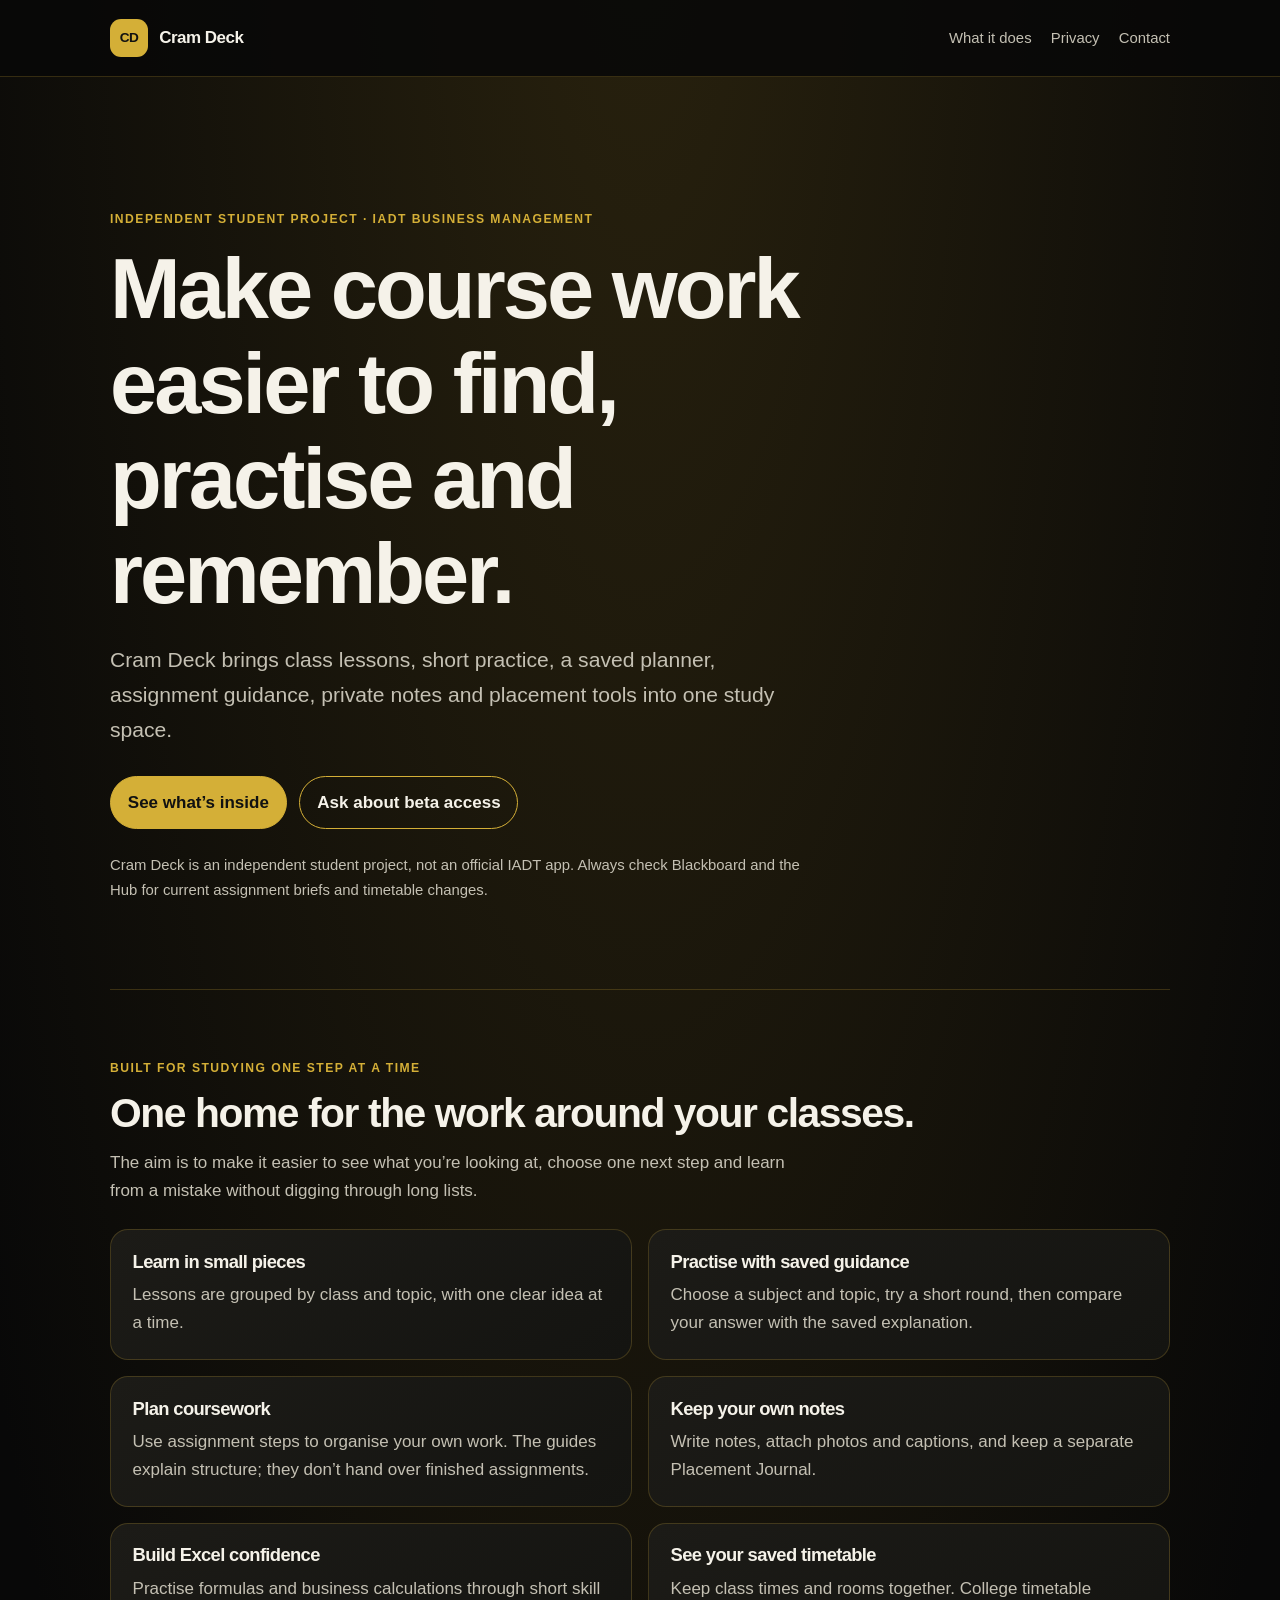
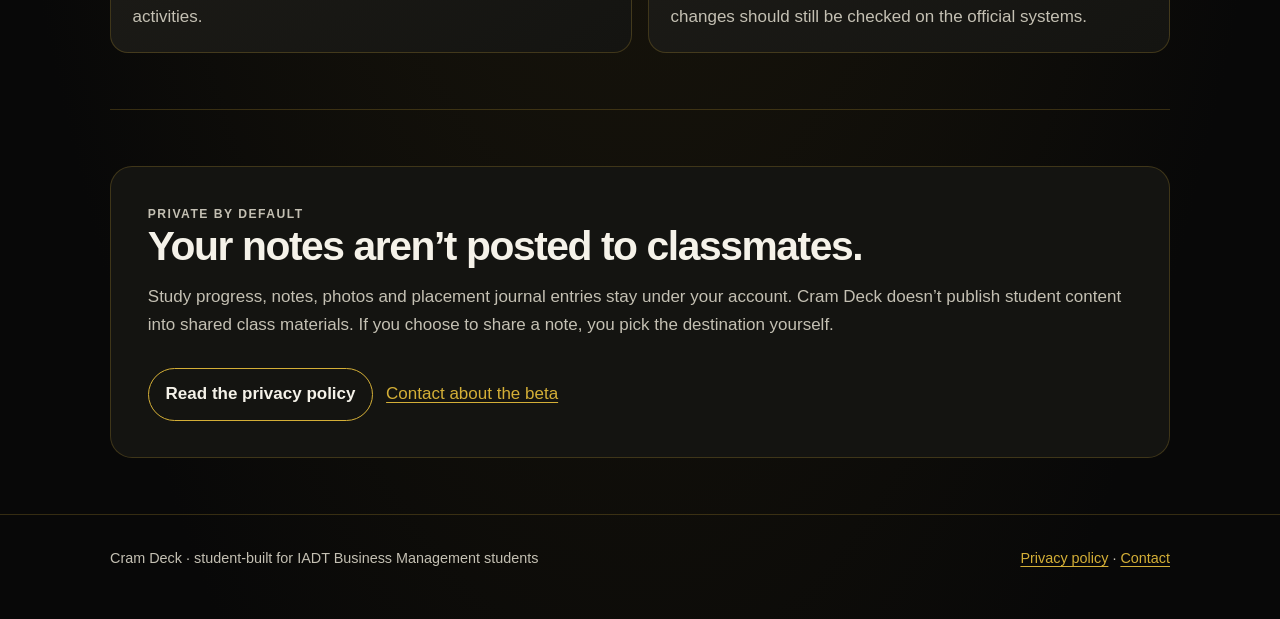
<file: index.html>
<!doctype html>
<html lang="en">
<head>
  <meta charset="utf-8">
  <meta name="viewport" content="width=device-width, initial-scale=1">
  <meta name="description" content="A private study space for IADT Business Management students: lessons, practice, planning, notes, placement and Excel skills.">
  <meta name="theme-color" content="#080808">
  <title>Cram Deck — a clearer place to study</title>
  <link rel="stylesheet" href="/style.css">
</head>
<body>
  <a class="skip" href="#main">Skip to content</a>
  <header class="site-header">
    <div class="wrap header-inner">
      <a class="brand" href="/" aria-label="Cram Deck home"><span class="brand-mark" aria-hidden="true">CD</span><span>Cram Deck</span></a>
      <nav aria-label="Main navigation"><a href="#features">What it does</a><a href="/privacy.html">Privacy</a><a href="mailto:n00210589@iadt.ie">Contact</a></nav>
    </div>
  </header>
  <main id="main" class="wrap">
    <section class="hero">
      <p class="eyebrow">Independent student project · IADT Business Management</p>
      <h1>Make course work easier to find, practise and remember.</h1>
      <p class="lead">Cram Deck brings class lessons, short practice, a saved planner, assignment guidance, private notes and placement tools into one study space.</p>
      <div class="actions"><a class="button" href="#features">See what’s inside</a><a class="button secondary" href="mailto:n00210589@iadt.ie?subject=Cram%20Deck%20beta">Ask about beta access</a></div>
      <p class="note">Cram Deck is an independent student project, not an official IADT app. Always check Blackboard and the Hub for current assignment briefs and timetable changes.</p>
    </section>

    <section id="features" class="section">
      <p class="eyebrow">Built for studying one step at a time</p>
      <h2>One home for the work around your classes.</h2>
      <p class="section-intro">The aim is to make it easier to see what you’re looking at, choose one next step and learn from a mistake without digging through long lists.</p>
      <div class="grid">
        <article class="card"><h3>Learn in small pieces</h3><p>Lessons are grouped by class and topic, with one clear idea at a time.</p></article>
        <article class="card"><h3>Practise with saved guidance</h3><p>Choose a subject and topic, try a short round, then compare your answer with the saved explanation.</p></article>
        <article class="card"><h3>Plan coursework</h3><p>Use assignment steps to organise your own work. The guides explain structure; they don’t hand over finished assignments.</p></article>
        <article class="card"><h3>Keep your own notes</h3><p>Write notes, attach photos and captions, and keep a separate Placement Journal.</p></article>
        <article class="card"><h3>Build Excel confidence</h3><p>Practise formulas and business calculations through short skill activities.</p></article>
        <article class="card"><h3>See your saved timetable</h3><p>Keep class times and rooms together. College timetable changes should still be checked on the official systems.</p></article>
      </div>
    </section>

    <section class="section">
      <div class="callout">
        <p class="eyebrow">Private by default</p>
        <h2>Your notes aren’t posted to classmates.</h2>
        <p>Study progress, notes, photos and placement journal entries stay under your account. Cram Deck doesn’t publish student content into shared class materials. If you choose to share a note, you pick the destination yourself.</p>
        <div class="actions"><a class="button secondary" href="/privacy.html">Read the privacy policy</a><a href="mailto:n00210589@iadt.ie?subject=Cram%20Deck%20beta">Contact about the beta</a></div>
      </div>
    </section>
  </main>
  <footer class="site-footer"><div class="wrap footer-inner"><span>Cram Deck · student-built for IADT Business Management students</span><span><a href="/privacy.html">Privacy policy</a> · <a href="mailto:n00210589@iadt.ie">Contact</a></span></div></footer>
</body>
</html>
</file>
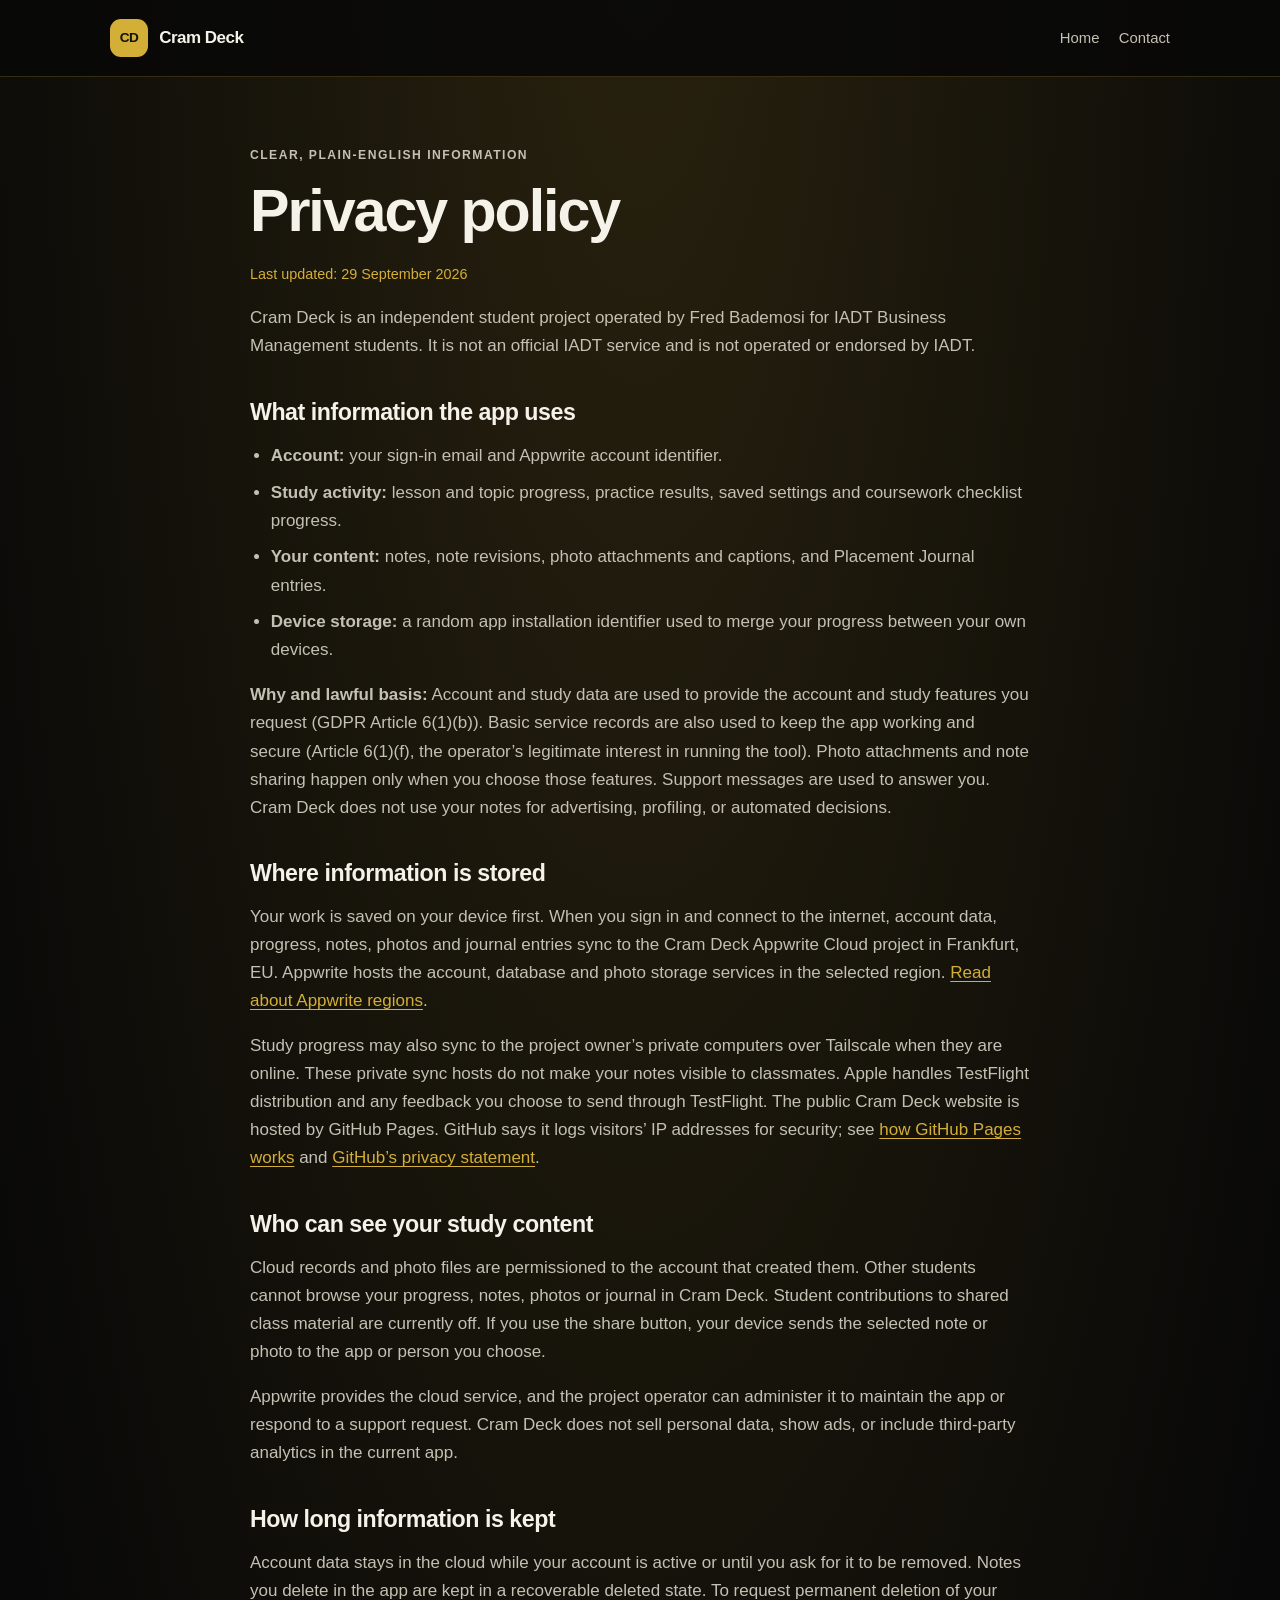
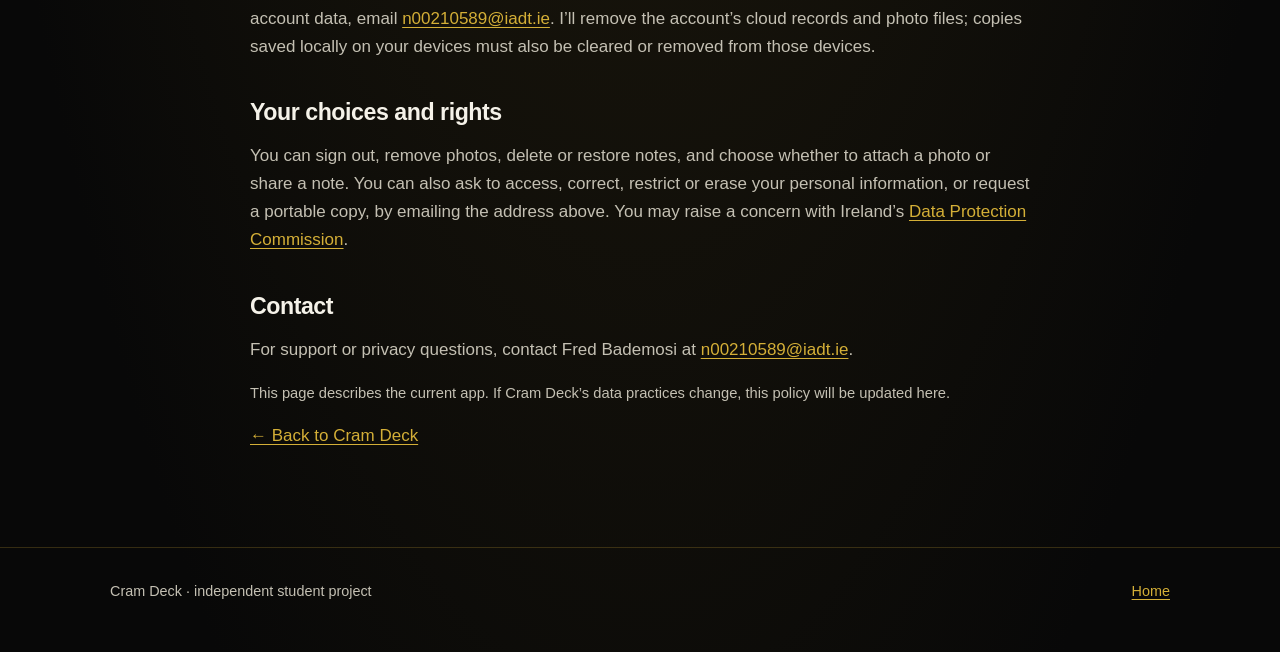
<file: privacy.html>
<!doctype html>
<html lang="en">
<head>
  <meta charset="utf-8">
  <meta name="viewport" content="width=device-width, initial-scale=1">
  <meta name="description" content="How Cram Deck handles account details, study progress, notes, photos and placement journal entries.">
  <meta name="theme-color" content="#080808">
  <title>Privacy policy — Cram Deck</title>
  <link rel="stylesheet" href="/style.css">
</head>
<body>
  <a class="skip" href="#main">Skip to content</a>
  <header class="site-header"><div class="wrap header-inner"><a class="brand" href="/" aria-label="Cram Deck home"><span class="brand-mark" aria-hidden="true">CD</span><span>Cram Deck</span></a><nav aria-label="Main navigation"><a href="/">Home</a><a href="mailto:n00210589@iadt.ie">Contact</a></nav></div></header>
  <main id="main" class="wrap policy">
    <p class="eyebrow">Clear, plain-English information</p>
    <h1>Privacy policy</h1>
    <p class="updated">Last updated: 29 September 2026</p>
    <p>Cram Deck is an independent student project operated by Fred Bademosi for IADT Business Management students. It is not an official IADT service and is not operated or endorsed by IADT.</p>

    <h2>What information the app uses</h2>
    <ul>
      <li><strong>Account:</strong> your sign-in email and Appwrite account identifier.</li>
      <li><strong>Study activity:</strong> lesson and topic progress, practice results, saved settings and coursework checklist progress.</li>
      <li><strong>Your content:</strong> notes, note revisions, photo attachments and captions, and Placement Journal entries.</li>
      <li><strong>Device storage:</strong> a random app installation identifier used to merge your progress between your own devices.</li>
    </ul>
    <p><strong>Why and lawful basis:</strong> Account and study data are used to provide the account and study features you request (GDPR Article 6(1)(b)). Basic service records are also used to keep the app working and secure (Article 6(1)(f), the operator’s legitimate interest in running the tool). Photo attachments and note sharing happen only when you choose those features. Support messages are used to answer you. Cram Deck does not use your notes for advertising, profiling, or automated decisions.</p>

    <h2>Where information is stored</h2>
    <p>Your work is saved on your device first. When you sign in and connect to the internet, account data, progress, notes, photos and journal entries sync to the Cram Deck Appwrite Cloud project in Frankfurt, EU. Appwrite hosts the account, database and photo storage services in the selected region. <a href="https://appwrite.io/docs/products/network/regions">Read about Appwrite regions</a>.</p>
    <p>Study progress may also sync to the project owner’s private computers over Tailscale when they are online. These private sync hosts do not make your notes visible to classmates. Apple handles TestFlight distribution and any feedback you choose to send through TestFlight. The public Cram Deck website is hosted by GitHub Pages. GitHub says it logs visitors’ IP addresses for security; see <a href="https://docs.github.com/en/pages/getting-started-with-github-pages/what-is-github-pages">how GitHub Pages works</a> and <a href="https://docs.github.com/en/site-policy/privacy-policies/github-general-privacy-statement">GitHub’s privacy statement</a>.</p>

    <h2>Who can see your study content</h2>
    <p>Cloud records and photo files are permissioned to the account that created them. Other students cannot browse your progress, notes, photos or journal in Cram Deck. Student contributions to shared class material are currently off. If you use the share button, your device sends the selected note or photo to the app or person you choose.</p>
    <p>Appwrite provides the cloud service, and the project operator can administer it to maintain the app or respond to a support request. Cram Deck does not sell personal data, show ads, or include third-party analytics in the current app.</p>

    <h2>How long information is kept</h2>
    <p>Account data stays in the cloud while your account is active or until you ask for it to be removed. Notes you delete in the app are kept in a recoverable deleted state. To request permanent deletion of your account data, email <a href="mailto:n00210589@iadt.ie?subject=Cram%20Deck%20data%20request">n00210589@iadt.ie</a>. I’ll remove the account’s cloud records and photo files; copies saved locally on your devices must also be cleared or removed from those devices.</p>

    <h2>Your choices and rights</h2>
    <p>You can sign out, remove photos, delete or restore notes, and choose whether to attach a photo or share a note. You can also ask to access, correct, restrict or erase your personal information, or request a portable copy, by emailing the address above. You may raise a concern with Ireland’s <a href="https://www.dataprotection.ie/en/individuals/rights-individuals-under-general-data-protection-regulation">Data Protection Commission</a>.</p>

    <h2>Contact</h2>
    <p>For support or privacy questions, contact Fred Bademosi at <a href="mailto:n00210589@iadt.ie">n00210589@iadt.ie</a>.</p>
    <p class="small">This page describes the current app. If Cram Deck’s data practices change, this policy will be updated here.</p>
    <p><a href="/">← Back to Cram Deck</a></p>
  </main>
  <footer class="site-footer"><div class="wrap footer-inner"><span>Cram Deck · independent student project</span><a href="/">Home</a></div></footer>
</body>
</html>
</file>
<file: style.css>
:root {
  color-scheme: dark;
  --bg: #080808;
  --surface: #141411;
  --surface-2: #1c1b17;
  --ink: #f5f2e9;
  --muted: #c4c0b3;
  --gold: #d4af37;
  --line: rgba(212, 175, 55, .22);
  --max: 1060px;
}
* { box-sizing: border-box; }
html { scroll-behavior: smooth; }
body {
  margin: 0;
  background: radial-gradient(ellipse at 50% -10%, #29220e 0, var(--bg) 48rem);
  color: var(--ink);
  font-family: -apple-system, BlinkMacSystemFont, "Segoe UI", sans-serif;
  font-size: 17px;
  line-height: 1.65;
}
a { color: var(--gold); text-underline-offset: .2em; }
a:hover { color: #f0d571; }
a:focus-visible, button:focus-visible { outline: 3px solid var(--gold); outline-offset: 4px; }
.skip { position: absolute; left: -9999px; top: 1rem; padding: .7rem 1rem; background: var(--gold); color: #111; z-index: 5; }
.skip:focus { left: 1rem; }
.wrap { width: min(var(--max), calc(100% - 2rem)); margin-inline: auto; }
.site-header { border-bottom: 1px solid var(--line); background: rgba(8,8,8,.86); }
.header-inner { min-height: 76px; display: flex; align-items: center; justify-content: space-between; gap: 1.2rem; }
.brand { display: inline-flex; align-items: center; gap: .7rem; color: var(--ink); text-decoration: none; font-weight: 750; letter-spacing: -.03em; }
.brand-mark { display: grid; place-items: center; width: 38px; height: 38px; border-radius: 11px; background: var(--gold); color: #111; font-size: .85rem; font-weight: 900; }
nav { display: flex; gap: 1.2rem; flex-wrap: wrap; justify-content: flex-end; }
nav a { color: var(--muted); font-size: .93rem; text-decoration: none; }
nav a:hover { color: var(--gold); }
.hero { padding: clamp(4rem, 10vw, 7.5rem) 0 4.5rem; max-width: 820px; }
.eyebrow { color: var(--gold); text-transform: uppercase; letter-spacing: .12em; font-size: .76rem; font-weight: 750; }
h1, h2, h3 { line-height: 1.12; letter-spacing: -.035em; }
h1 { max-width: 790px; margin: .8rem 0 1.2rem; font-size: clamp(2.6rem, 7vw, 5.3rem); }
h2 { margin: 0 0 .8rem; font-size: clamp(1.75rem, 4vw, 2.55rem); }
h3 { margin: 0 0 .55rem; font-size: 1.15rem; }
.lead { max-width: 710px; color: var(--muted); font-size: clamp(1.1rem, 2.2vw, 1.32rem); }
.actions { display: flex; align-items: center; flex-wrap: wrap; gap: .8rem; margin-top: 1.8rem; }
.button { display: inline-block; padding: .72rem 1.05rem; border: 1px solid var(--gold); border-radius: 999px; background: var(--gold); color: #111; font-weight: 750; text-decoration: none; }
.button:hover { background: #f0d571; color: #111; }
.button.secondary { background: transparent; color: var(--ink); }
.section { padding: 3.5rem 0; border-top: 1px solid var(--line); }
.section-intro { max-width: 680px; color: var(--muted); margin: 0 0 1.5rem; }
.grid { display: grid; grid-template-columns: repeat(2, minmax(0, 1fr)); gap: 1rem; }
.card { padding: 1.35rem; border: 1px solid var(--line); border-radius: 18px; background: linear-gradient(145deg, var(--surface-2), var(--surface)); }
.card p, .callout p { margin: 0; color: var(--muted); }
.callout { padding: clamp(1.4rem, 4vw, 2.3rem); border: 1px solid var(--line); border-radius: 22px; background: var(--surface); }
.note { max-width: 720px; margin-top: 1.5rem; color: var(--muted); font-size: .93rem; }
.site-footer { padding: 2rem 0 3rem; border-top: 1px solid var(--line); color: var(--muted); font-size: .9rem; }
.footer-inner { display: flex; justify-content: space-between; gap: 1rem; flex-wrap: wrap; }
.policy { max-width: 780px; padding: 3.5rem 0 5rem; }
.policy h1 { font-size: clamp(2.3rem, 6vw, 3.7rem); }
.policy h2 { margin-top: 2.4rem; font-size: 1.45rem; letter-spacing: -.02em; }
.policy p, .policy li { color: var(--muted); }
.policy ul { padding-left: 1.3rem; }
.policy li + li { margin-top: .55rem; }
.policy .updated { color: var(--gold); font-size: .9rem; }
.small { font-size: .92rem; }
@media (max-width: 680px) {
  body { font-size: 16px; }
  .header-inner { align-items: flex-start; padding: 1rem 0; flex-direction: column; }
  nav { justify-content: flex-start; gap: .9rem; }
  .grid { grid-template-columns: 1fr; }
  .hero { padding-top: 3.5rem; }
}
@media (prefers-reduced-motion: reduce) { html { scroll-behavior: auto; } }
</file>
